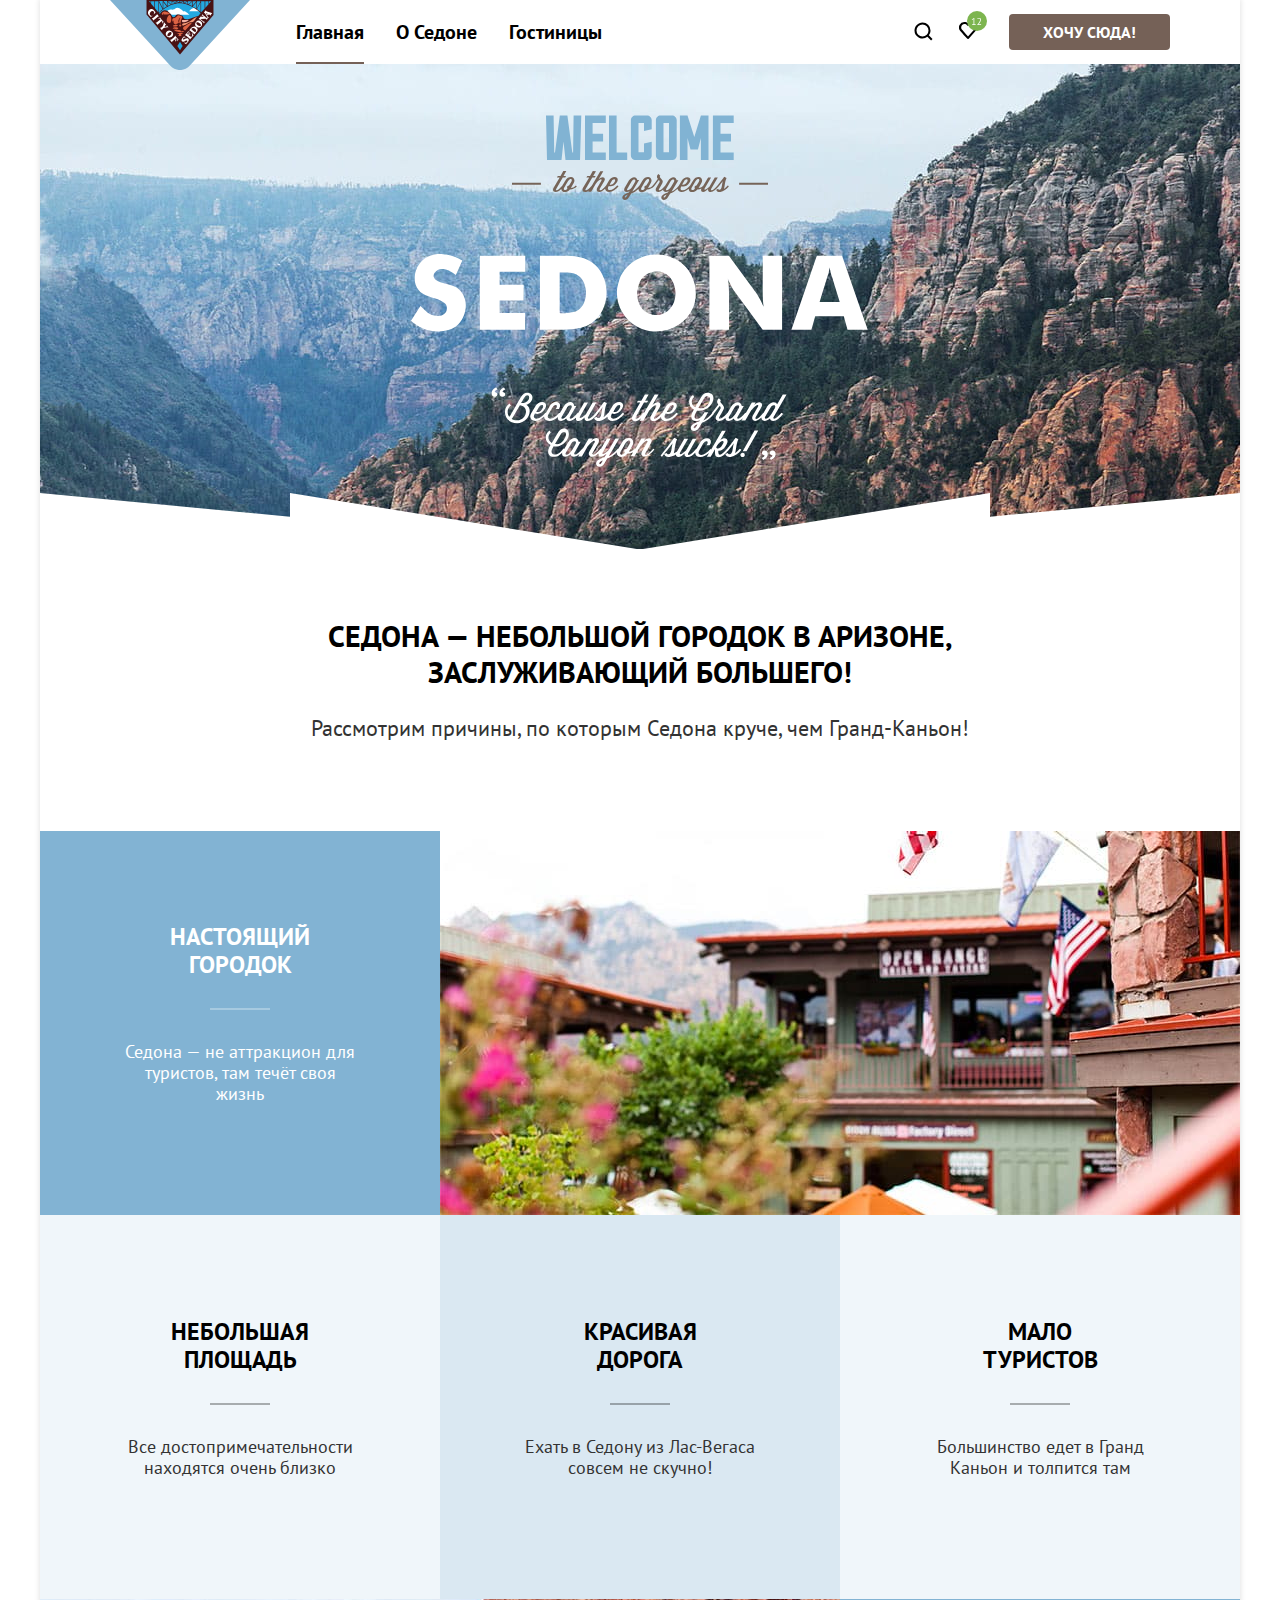
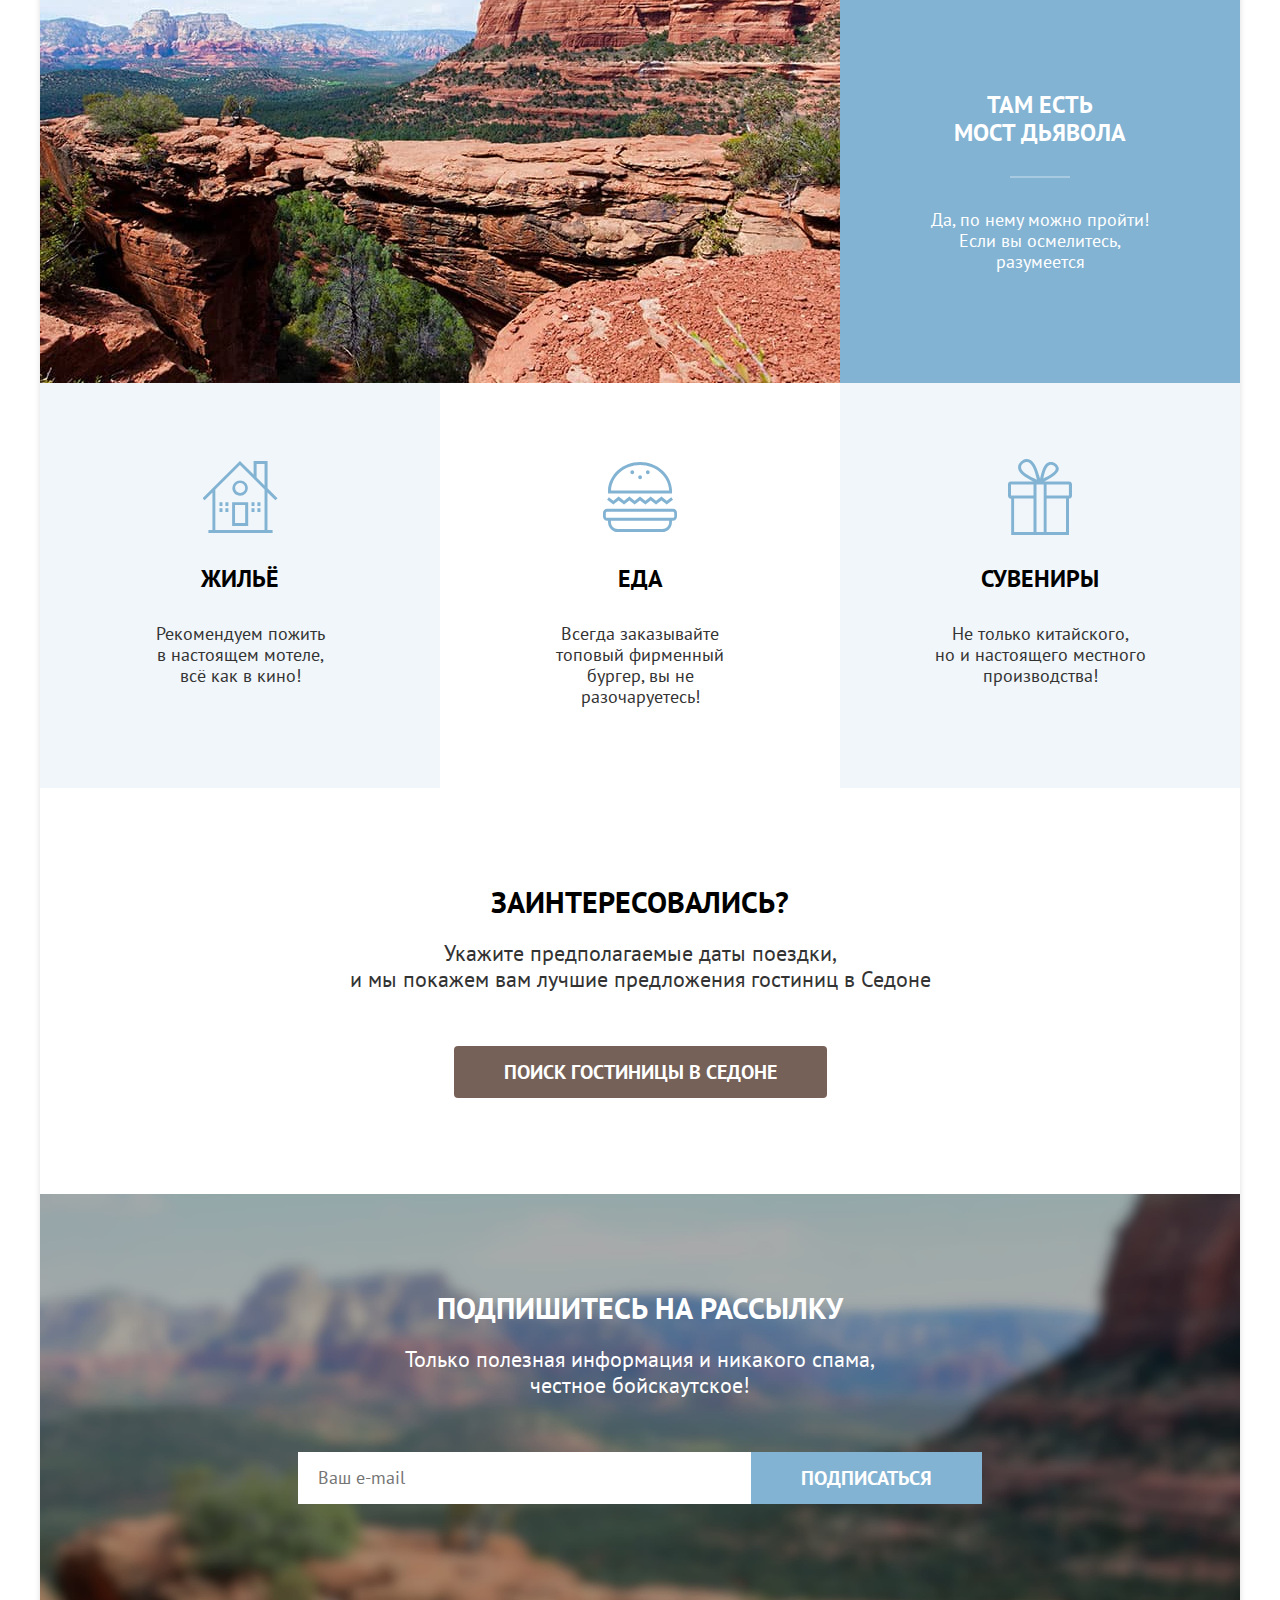
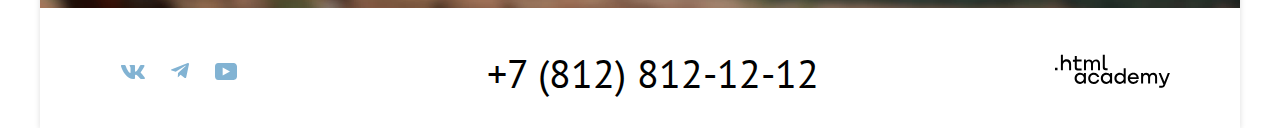
<file: index.html>
<!DOCTYPE html>
<html lang="ru">
    <head>
        <meta charset="utf-8">
        <title>HTML Academy: Седона</title>
        <link rel="stylesheet" href="styles/styles.css">
        <link rel="icon" href="favicon.ico">
        <link rel="icon" type="image/png" href="images/favicon.png">
    </head>

<body>
    <header class="page-header">
        <nav class="navigation">
          <a href="index.html" class="logo">
                <img src="images/logo.svg" width="140" height="70" alt="Логотип сайта Седона.">
          </a>
          <div class="nav-container">
          <ul class="navigation-list reset-list">
                <li class="navigation-item">
                    <a class="navigation-link navigation-link-current">Главная</a>
                </li>
                <li class="navigation-item">
                    <a href="#" class="navigation-link">О Седоне</a>
                </li>
                <li class="navigation-item">
                    <a href="catalog.html" class="navigation-link">Гостиницы</a>
                </li>
          </ul>

        <ul class="controls-list reset-list">
          <li class="controls-item">
            <a class="controls-link controls-link-search controls-icon" href="#">
              <svg class="navigation-icon" aria-hidden="true" focusable="false" width="20" height="20" viewBox="0 0 20 20" xmlns="http://www.w3.org/2000/svg">
                <path d="m18.5 17-3.7-3.67c1-1.3 1.7-2.98 1.7-4.87A8 8 0 0 0 8.5.5C4.1.5.5 4.18.5 8.56a8 8 0 0 0 12.9 6.26l3.7 3.68 1.4-1.5Zm-10-2.48a6 6 0 0 1-6-5.96 6 6 0 0 1 12 0 6 6 0 0 1-6 5.96Z" fill="#000"/>
              </svg>
              <span class="visually-hidden">Поиск</span>
            </a>
          </li>
          <li class="controls-item">
            <a class="controls-link controls-link-heart controls-icon" href="#">
              <svg class="navigation-icon" aria-hidden="true" focusable="false" width="20" height="20" viewBox="0 0 20 20" xmlns="http://www.w3.org/2000/svg">
                <path d="M8.9 17a.9.9 0 0 1-.8-.4c-5.4-6.1-6.7-7.5-7-7.9A5.4 5.4 0 0 1 5.5 0C6.8 0 8 .5 9 1.3a5.46 5.46 0 0 1 9 4.1c0 1.3-.5 2.5-1.3 3.4l-7 7.9c-.2.2-.4.3-.8.3Zm-6-9.5c.3.4 3.5 4 6.1 6.9l6.2-7c.5-.5.7-1.2.7-2 0-1.8-1.5-3.3-3.3-3.3-1 0-2 .5-2.7 1.3-.3.3-.6.4-.9.4-.3 0-.6-.2-.8-.4-.7-.8-1.7-1.3-2.7-1.3-1.8 0-3.3 1.5-3.3 3.3-.1.9.3 1.6.7 2.1-.1 0-.1 0 0 0Z" fill="#000"/>
              </svg>
              <svg class="navigation-icon-favourite" aria-hidden="true" focusable="false" width="20" height="20" viewBox="0 0 20 20" fill="none" xmlns="http://www.w3.org/2000/svg"><rect width="20" height="20" rx="10" fill="#7DB54F"/>
                <path d="M5.13 13.26h1.4V8.42l.1-.59-.4.47-1.1.79-.38-.51 2.2-1.7h.36v6.38h1.37V14H5.13v-.74Zm8.83-4.67c0 .35-.07.72-.2 1.09a10.88 10.88 0 0 1-1.21 2.21c-.26.35-.52.69-.78 1.01l-.49.43v.04l.64-.11h2.18V14h-3.98v-.29a33.15 33.15 0 0 0 1.17-1.32 15.09 15.09 0 0 0 1.25-1.83c.18-.32.32-.64.43-.95.1-.31.16-.61.16-.89 0-.33-.1-.6-.28-.81-.19-.22-.47-.33-.85-.33-.25 0-.5.05-.74.16-.24.1-.45.22-.62.35l-.33-.57c.23-.2.51-.36.83-.47.32-.11.66-.17 1.03-.17.29 0 .54.04.76.13a1.5 1.5 0 0 1 .91.9c.08.2.12.43.12.68Z" fill="#fff"/>
              </svg>
              <span class="visually-hidden">Избранное</span>
            </a>
          </li>
          <li class="controls-item">
            <a class="controls-link button" href="#">Хочу сюда!</a>
          </li>
    </ul>
        </div>
        </nav>
    </header>

    <main class="main-index">
      <div class="hero">
      <div class="hero-container">
        <img class="hero-background-gorgeous" src="images/main-title.svg" width="458" height="352" alt="Добро пожаловать в Седону.">
      </div>
      </div>
       <section class="description ">
        <h1 class="description-title reset-title">Седона — небольшой городок в Аризоне,<br> заслуживающий большего!</h1>
        <p class="description-reasons reset-paragraph">Рассмотрим причины, по которым Седона круче, чем Гранд-Каньон!</p>
      </section>

      <section class="advantages">
        <h2 class="visually-hidden reset-title">Преимущества</h2>
        <ul class="advantages-list reset-list">
            <li class="advantages-item colored-text advantages-item-smaller">
              <h3 class="advantages-title reset-title">Настоящий городок</h3>
               <p class="advatages-description colored-text reset-paragraph">Седона — не аттракцион для туристов, там течёт своя жизнь</p>
            </li>
            <li class="advantages-item wide-element">
                <img class="advantages-image" src="images/bg-advantages1.jpg" width="800" height="384" alt="Двухэтажный котеджный домик под названием 'Open Range' на фоне гор.">
            </li>
            <li class="advantages-item line-after">
              <h3 class="advantages-title reset-title">Небольшая площадь</h3>
              <p class="advatages-description reset-paragraph">Все достопримечательности находятся очень близко</p>
            </li>
            <li class="advantages-item color-change line-after">
              <h3 class="advantages-title reset-title">Красивая<br> дорога</h3>
              <p class="advatages-description reset-paragraph">Ехать в Седону из Лас-Вегаса совсем не скучно!</p>
            </li>
            <li class="advantages-item line-after">
              <h3 class="advantages-title reset-title">Мало<br> туристов</h3>
              <p class="advatages-description reset-paragraph">Большинство едет в Гранд Каньон и толпится там</p>
            </li>
            <li class="advantages-item wide-element">
               <img class="advantages-image" src="images/bg-advantages2.jpg" width="800" height="384" alt="Прекрасный вид на каньон. Внутри которого находятся зеленые деревья.">
            </li>
            <li class="advantages-item colored-text advantages-item-smaller">
              <h3 class="advantages-title reset-title">Там есть<br> мост дьявола</h3>
              <p class="advatages-description colored-text reset-paragraph">Да, по нему можно пройти! Если вы осмелитесь, разумеется</p>
            </li>
        </ul>

        <ul class="advantages-list secondary-list reset-list">
          <li class="advantages-item advantages-item-house advantages-icons">
            <h3 class="advantages-title reset-title">Жильё</h3>
            <p class="advatages-description reset-paragraph">Рекомендуем пожить<br> в настоящем мотеле,<br> всё как в кино!</p>
          </li>
          <li class="advantages-item advantages-item-colored advantages-icon advantages-item-food">
            <h3 class="advantages-title reset-title">Еда</h3>
            <p class="advatages-description reset-paragraph">Всегда заказывайте<br> топовый фирменный бургер, вы не разочаруетесь!</p>
          </li>
          <li class="advantages-item advantages-item-gift advantages-icon">
            <h3 class="advantages-title reset-title">Сувениры</h3>
            <p class="advatages-description reset-paragraph">Не только китайского,<br> но и настоящего местного производства!</p>
          </li>
        </ul>
      </section>

      <section class="interested">
        <h2 class="interested-title reset-title">Заинтересовались?</h2>
        <p class="interested-description">Укажите предполагаемые даты поездки,<br> и мы покажем вам лучшие предложения гостиниц в Седоне</p>
        <a class="button interested-search" href="catalog.html" >Поиск гостиницы в Седоне</a>
      </section>

      <section class="subscription">
        <h2 class="subscription-title reset-title">Подпишитесь на рассылку</h2>
        <p class="subscription-description reset-paragraph">Только полезная информация и никакого спама,<br> честное бойскаутское!</p>
        <form class="subscription-form" action="https://echo.htmlacademy.ru/" method="post">
            <label class="visually-hidden" for="newsletter-email">Email</label>
            <input class="field reset-input" placeholder="Ваш e-mail" type="email" name="newsletter-email" id="newsletter-email" required>
            <input class="subscribe-button reset-input" type="submit" value="Подписаться">
        </form>
      </section>
    </main>

    <footer class="page-footer footer-container">
        <section class="footer-socials">
          <h2 class="visually-hidden reset-title">Социальные сети</h2>
          <ul class="footer-socials-list reset-list">
              <li class="footer-socials-item">
                  <a href="https://vk.com/htmlacademy" class="button-socials button-vk">
                  <span class="visually-hidden">Вконтакте</span>
                  <svg class="socials-icon" aria-hidden="true" focusable="false" xmlns="http://www.w3.org/2000/svg" width="24" height="14" fill="none" viewBox="0 0 24 14">
                  <path fill-rule="evenodd" d="M23.45.948c.166-.546 0-.948-.795-.948H20.03c-.668 0-.976.347-1.143.73 0 0-1.335 3.196-3.226 5.272-.612.602-.89.793-1.224.793-.167 0-.418-.191-.418-.738V.948c0-.656-.184-.948-.74-.948H9.151c-.417 0-.668.304-.668.593 0 .621.946.765 1.043 2.513v3.798c0 .833-.153.984-.487.984-.89 0-3.055-3.211-4.34-6.885C4.45.288 4.198 0 3.527 0H.9C.15 0 0 .347 0 .73c0 .682.89 4.07 4.145 8.551C6.315 12.341 9.37 14 12.153 14c1.669 0 1.875-.368 1.875-1.003v-2.313c0-.737.158-.884.687-.884.39 0 1.057.192 2.615 1.667C19.11 13.216 19.403 14 20.405 14h2.625c.75 0 1.126-.368.91-1.096-.238-.724-1.088-1.775-2.215-3.022-.612-.71-1.53-1.475-1.809-1.858-.389-.491-.278-.71 0-1.147 0 0 3.2-4.426 3.533-5.929h.001Z" clip-rule="evenodd"/></svg>
                  </a>
              </li>
              <li class="footer-socials-item">
                  <a href="https://t.me/htmlacademy" class="button-socials button-telegram">
                    <svg class="socials-icon" aria-hidden="true" focusable="false" xmlns="http://www.w3.org/2000/svg" width="18" height="16" fill="none" viewBox="0 0 18 16">
                      <path d="M16.785.1.84 6.247C-.248 6.685-.24 7.292.64 7.563L4.735 8.84l9.472-5.976c.448-.273.857-.126.52.172L7.053 9.962H7.05h.002l-.283 4.22c.414 0 .597-.19.829-.413l1.988-1.934 4.136 3.055c.762.42 1.31.204 1.5-.706L17.938 1.39c.278-1.114-.425-1.619-1.153-1.29Z"/></svg>
                    <span class="visually-hidden">Телеграм</span>
                  </a>
              </li>
              <li class="footer-socials-item">
                  <a href="https://www.youtube.com/user/htmlacademyru" class="button-socials button-youtube">
                    <svg class="socials-icon" aria-hidden="true" focusable="false" xmlns="http://www.w3.org/2000/svg" width="22" height="17" fill="none" viewBox="0 0 22 17">
                      <path d="M18.607 0H3.174C1.314 0 0 1.594 0 3.4v10.094C0 15.406 1.313 17 3.174 17h15.652C20.468 17 22 15.406 22 13.6V3.4C21.781 1.594 20.468 0 18.607 0ZM7.662 12.537V4.463L14.995 8.5l-7.333 4.037Z"/></svg>
                    <span class="visually-hidden">Ютуб</span>
                  </a>
              </li>
          </ul>
        </section>

        <section class="footer-contacts">
          <h2 class="visually-hidden reset-title">Наш номер телефона</h2>
          <a class="footer-contacts-phone" href="tel:+78128121212">+7 (812) 812-12-12</a>
        </section>

        <section class="footer-author">
          <h2 class="visually-hidden reset-title">Сайт htmlacademy</h2>
          <a class="htmlacademy-link" href="https://htmlacademy.ru/">
            <svg class="htmlacademy-logo" aria-hidden="true" focusable="false" xmlns="http://www.w3.org/2000/svg" width="115" height="34" fill="none" viewBox="0 0 115 34" role="img" aria-label="Адрес сайта академии">
              <path d="M0 13.723v2.6h2.5v-2.6H0ZM11.6 5.323c-1.6 0-2.8.7-3.6 1.7h-.1v-6.2h-2v15.5h2v-5.3c0-2.1 1.3-3.6 3.3-3.6 1.8 0 2.9 1.4 2.9 3.2v5.7h2v-6.1c.1-3-1.8-4.9-4.5-4.9ZM26.6 5.623h-4.8v-3.7h-2v3.8h-1.9v2h1.9v6c0 1.7 1 2.7 2.7 2.7h4.1v-2h-3.7c-.7 0-1.1-.4-1.1-1.1v-5.7h4.8v-2ZM41.1 5.423c-1.6 0-2.9.8-3.5 2.1h-.1c-.6-1.2-1.8-2.1-3.4-2.1-1.4 0-2.5.8-3.1 1.8h-.1v-1.6H29v10.6h2v-5.4c0-2 1-3.5 2.6-3.5 1.5 0 2.4 1 2.4 2.6v6.3h2v-5.6c0-2.4 1.4-3.3 2.6-3.3 1.5 0 2.4 1 2.4 2.6v6.3h2v-6.5c.1-2.5-1.4-4.3-3.9-4.3ZM47.8 13.523c0 1.7 1 2.7 2.8 2.7h2v-2h-1.7c-.7 0-1.1-.4-1.1-1.1V.823h-2v12.7ZM28.9 20.523c-.9-1.1-2.2-1.8-3.9-1.8-3.1 0-5.4 2.3-5.4 5.6s2.3 5.6 5.4 5.6c1.8 0 3-.8 3.8-1.9h.1v1.6h2v-10.6h-2v1.5Zm-3.6 7.4c-2.2 0-3.6-1.6-3.6-3.6s1.4-3.6 3.6-3.6 3.6 1.6 3.6 3.6c0 1.9-1.4 3.6-3.6 3.6ZM44.2 22.823c-.5-2.4-2.6-4.1-5.4-4.1-3.4 0-5.6 2.5-5.6 5.6 0 3.1 2.2 5.6 5.6 5.6 2.8 0 4.9-1.8 5.4-4.2h-2.1c-.4 1.3-1.7 2.3-3.3 2.3-2.2 0-3.6-1.6-3.6-3.6s1.4-3.6 3.6-3.6c1.6 0 2.8 1 3.3 2.2h2.1v-.2ZM55.1 20.523c-.9-1.1-2.2-1.8-3.9-1.8-3.1 0-5.4 2.3-5.4 5.6s2.3 5.6 5.4 5.6c1.8 0 3-.8 3.8-1.9h.1v1.6h2v-10.6h-2v1.5Zm-3.6 7.4c-2.2 0-3.6-1.6-3.6-3.6s1.4-3.6 3.6-3.6 3.6 1.6 3.6 3.6c0 1.9-1.5 3.6-3.6 3.6ZM68.7 20.623c-.9-1.1-2.2-1.9-3.9-1.9-3.1 0-5.4 2.3-5.4 5.6s2.2 5.6 5.4 5.6c1.7 0 3-.8 3.8-1.8h.1v1.5h2v-15.4h-2v6.4Zm-3.6 7.3c-2.2 0-3.6-1.6-3.6-3.6s1.4-3.6 3.6-3.6 3.6 1.6 3.6 3.6c-.1 2-1.5 3.6-3.6 3.6ZM78.3 18.723c-3.3 0-5.5 2.5-5.5 5.6 0 3 2.1 5.6 5.5 5.6 2.5 0 4.5-1.3 5.2-3.6h-2.1c-.5 1-1.6 1.6-3 1.6-1.9 0-3.3-1.3-3.4-2.9h8.8c.2-3.6-2-6.3-5.5-6.3Zm0 1.9c1.7 0 3 1 3.3 2.6h-6.5c.3-1.5 1.5-2.6 3.2-2.6ZM98.2 18.723c-1.6 0-2.9.8-3.6 2h-.1c-.6-1.2-1.8-2-3.4-2-1.4 0-2.5.7-3.1 1.8v-1.5h-1.9v10.6h2v-5.4c0-2 1-3.4 2.6-3.5 1.5 0 2.4 1 2.4 2.6v6.3h2v-5.6c0-2.4 1.4-3.3 2.6-3.3 1.5 0 2.4 1 2.4 2.6v6.3h2v-6.5c.1-2.6-1.4-4.4-3.9-4.4ZM109.4 27.823l-3.6-8.9h-2.2l4.8 11.6c-.3.9-.7 1.2-1.7 1.2h-2.5v2h2.5c1.8 0 2.8-.8 3.5-2.6l4.7-12.2h-2.1l-3.4 8.9Z"/></svg>
          </a>
        </section>
    </footer>

    <div class="modal-container modal-container-close">
      <div class="modal modal-search">
        <section class="modal-content">
          <button class="modal-close-button">
            <span class="visually-hidden">Закрыть</span>
          </button>
          <h2 class="modal-title reset-title">Поиск гостиницы в Седоне</h2>
          <form
            class="search-form"
            action="https://echo.htmlacademy.ru/"
            method="post"
          >
            <div class="form-row">
              <label class="form-label" for="start-date"> Дата Заезда: </label>
              <input
                class="modal-input modal-input-date"
                type="text"
                name="start-date"
                id="start-date"
                placeholder=""
                value="27 апреля 2020"
              />
              <p class="message error-message reset-paragraph">
                Мы не можем отправить вас в прошлое.
              </p>
            </div>
            <div class="form-row">
              <label class="form-label" for="end-date"> Дата Выезда: </label>
              <input
                class="modal-input modal-input-date"
                type="text"
                name="end-date"
                id="end-date"
                placeholder=""
                value="1 сентября 2023"
              />
              <p class="message reset-paragraph">
                На эти даты есть свободные номера. Пока есть.
              </p>
            </div>

            <div class="form-row with-shorts">
              <div class="form-row shorts">
                <label class="form-label" for="adults">Взрослые:</label>
                <div class="adults-count-wrapper">
                  <button class="button-minus" type="button"></button>
                  <input
                    class="modal-input count-adults reset-input"
                    type="text"
                    value="2"
                    id="adults"
                  />
                  <button class="button-plus" type="button"></button>
               </div>
              </div>

              <div class="form-row">
                <label class="form-label" for="children">Дети:</label>
                <span class="tooltip">
                  <button class="tooltip-toggle" type="button" aria-labelledby="tooltip-label-children">
                    <svg class="tooltip-icon" aria-hidden="true" focusable="false" width="26" height="26" fill="currentColor" xmlns="http://www.w3.org/2000/svg">
                      <path fill-rule="evenodd" clip-rule="evenodd" d="M12 7h2v2h-2V7Zm2 12h-2v-9h2v9Z"/>
                    </svg>
                  </button>
                  <span class="tooltip-text" role="tooltip" id="tooltip-label-children">Укажите количество детей, которые будут с вами, возраст которых от 6 до 18 лет. Дети до 6 лет размещаются бесплатно.</span>
                </span>
               <div class="children-count-wrapper">
                 <button class="button-minus" type="button"></button>
                 <input
                 class="modal-input count-children reset-input"
                 type="text"
                 value="2"
                 id="children"
                 />
                 <button class="button-plus" type="button"></button>
                </div>
              </div>
            </div>
            <button class="modal-button" type="submit">Найти</button>
          </form>
        </section>
      </div>
    </div>
</body>
</html>
</file>
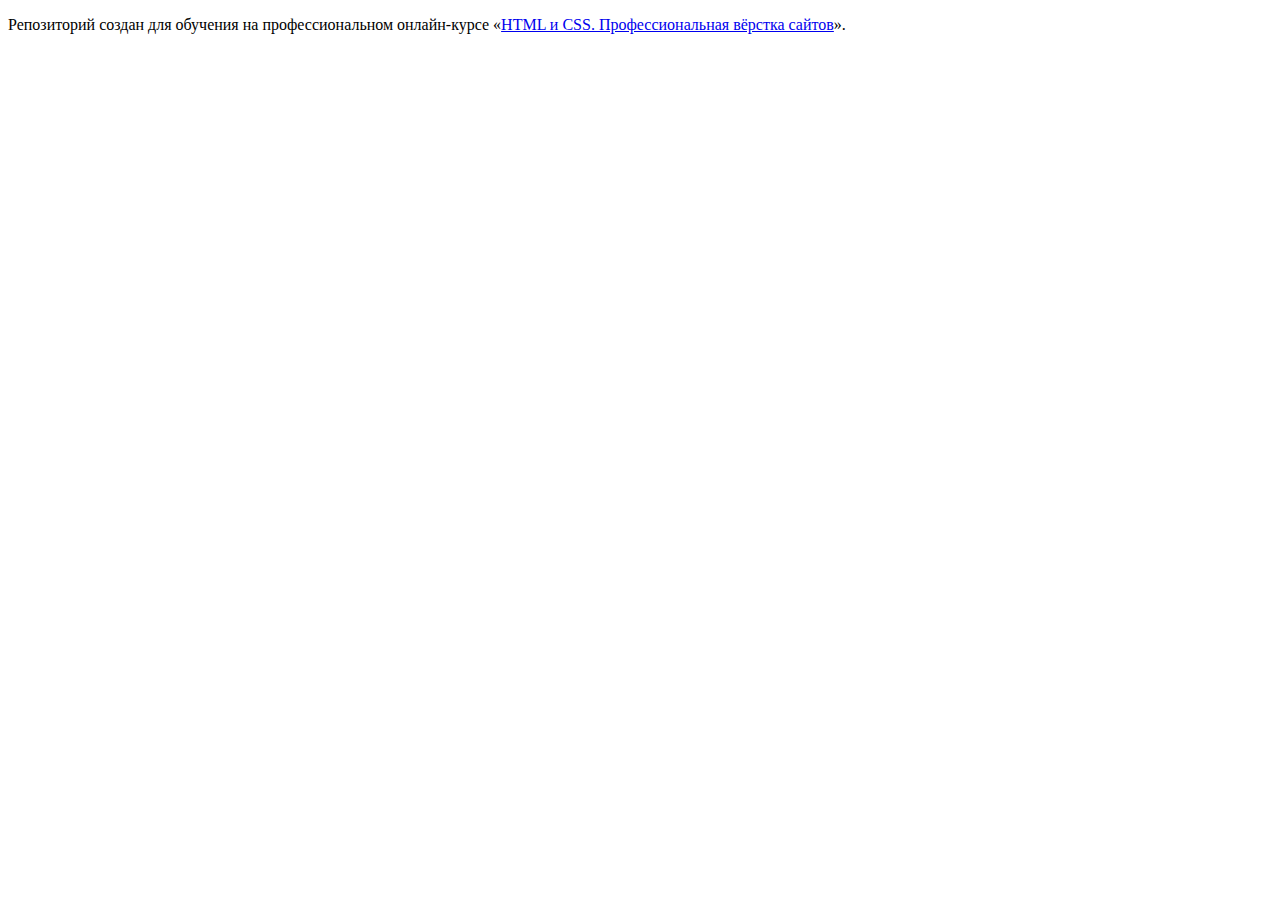
<file: 1/index.html>
<!DOCTYPE html>
<html lang="ru">
  <head>
    <meta charset="utf-8">
    <title>HTML Academy: Седона</title>
    <base href="https://htmlacademy-htmlcss.github.io/2150705-sedona-35/1/">
</head>
  <body>

    <p>Репозиторий создан для обучения на профессиональном онлайн‑курсе «<a href="https://htmlacademy.ru/intensive/htmlcss">HTML и CSS. Профессиональная вёрстка сайтов</a>».</p>

  </body>
</html>
</file>
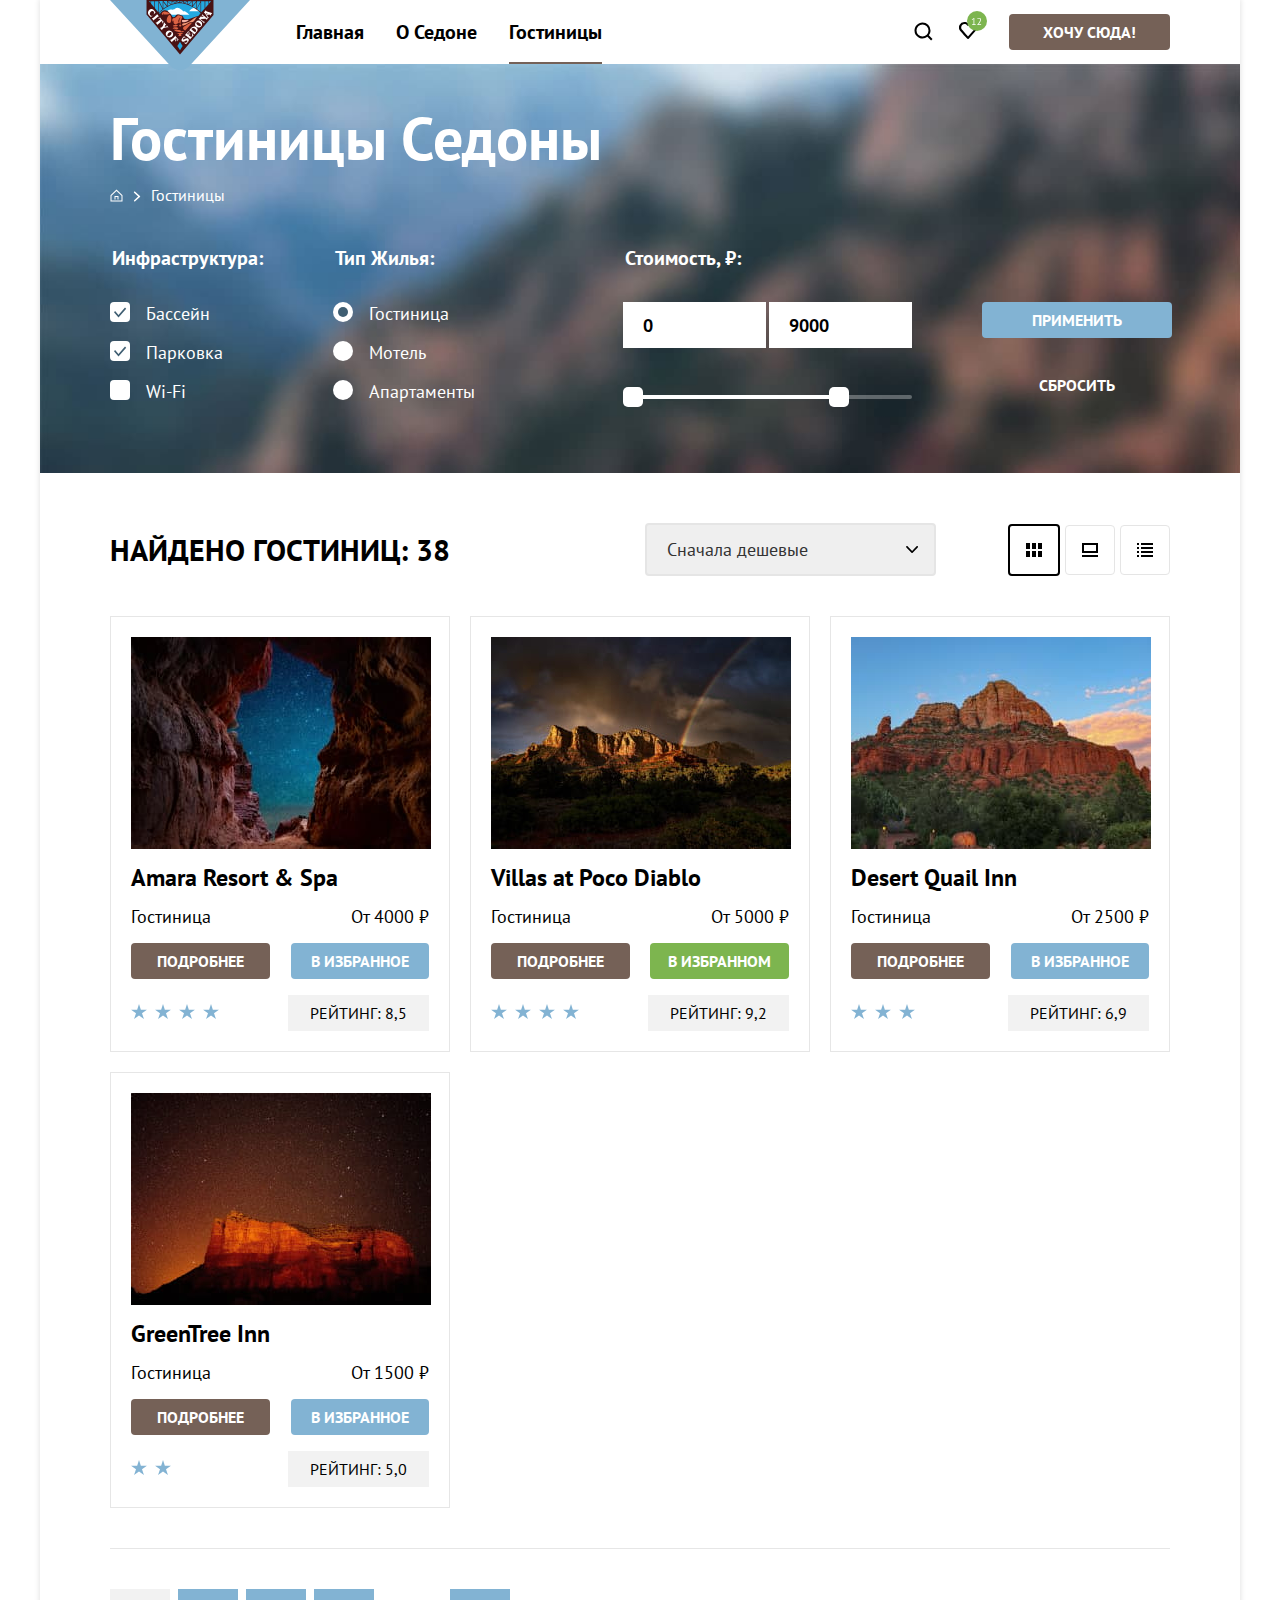
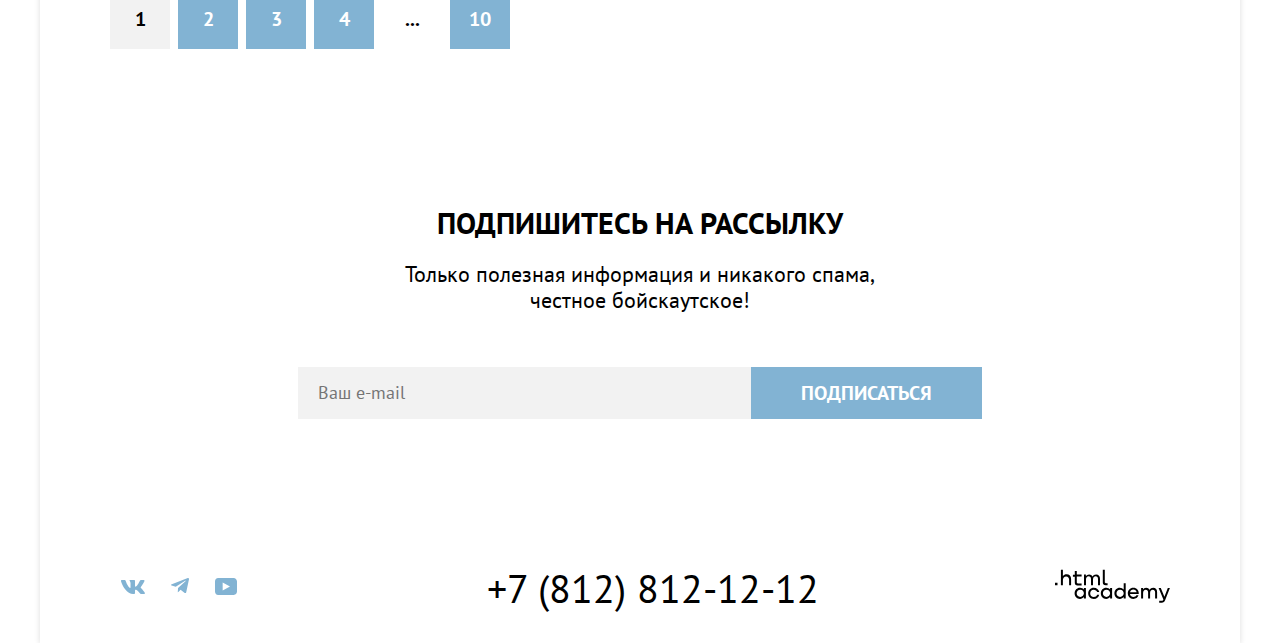
<file: catalog.html>
<!DOCTYPE html>
<html lang="ru">
    <head>
        <meta charset="utf-8">
        <title>HTML Academy: Седона</title>
        <link rel="stylesheet" href="styles/styles.css">
        <link rel="icon" href="favicon.ico">
        <link rel="icon" type="image/png" href="images/favicon.png">
    </head>

<body>
  <header class="page-header">
    <nav class="navigation">
      <a href="index.html" class="logo">
        <img src="images/logo.svg" width="140" height="70" alt="Логотип сайта Седона.">
      </a>
  <div class="nav-container">
    <ul class="navigation-list reset-list">
        <li class="navigation-item">
            <a href="index.html" class="navigation-link">Главная</a>
        </li>
        <li class="navigation-item">
            <a href="#" class="navigation-link">О Седоне</a>
        </li>
        <li class="navigation-item">
            <a class="navigation-link navigation-link-current">Гостиницы</a>
        </li>
    </ul>

        <ul class="controls-list reset-list">
          <li class="controls-item">
            <a class="controls-link controls-link-search controls-icon" href="#">
              <svg class="navigation-icon" aria-hidden="true" focusable="false" width="20" height="20" viewBox="0 0 20 20" xmlns="http://www.w3.org/2000/svg">
                <path d="m18.5 17-3.7-3.67c1-1.3 1.7-2.98 1.7-4.87A8 8 0 0 0 8.5.5C4.1.5.5 4.18.5 8.56a8 8 0 0 0 12.9 6.26l3.7 3.68 1.4-1.5Zm-10-2.48a6 6 0 0 1-6-5.96 6 6 0 0 1 12 0 6 6 0 0 1-6 5.96Z" fill="#000"/>
            </svg>
              <span class="visually-hidden">Поиск</span>
            </a>
          </li>
          <li class="controls-item">
            <a class="controls-link controls-link-heart controls-icon" href="#">
              <svg class="navigation-icon" aria-hidden="true" focusable="false" width="20" height="20" viewBox="0 0 20 20" xmlns="http://www.w3.org/2000/svg">
                <path d="M8.9 17a.9.9 0 0 1-.8-.4c-5.4-6.1-6.7-7.5-7-7.9A5.4 5.4 0 0 1 5.5 0C6.8 0 8 .5 9 1.3a5.46 5.46 0 0 1 9 4.1c0 1.3-.5 2.5-1.3 3.4l-7 7.9c-.2.2-.4.3-.8.3Zm-6-9.5c.3.4 3.5 4 6.1 6.9l6.2-7c.5-.5.7-1.2.7-2 0-1.8-1.5-3.3-3.3-3.3-1 0-2 .5-2.7 1.3-.3.3-.6.4-.9.4-.3 0-.6-.2-.8-.4-.7-.8-1.7-1.3-2.7-1.3-1.8 0-3.3 1.5-3.3 3.3-.1.9.3 1.6.7 2.1-.1 0-.1 0 0 0Z" fill="#000"/>
              </svg>
              <svg class="navigation-icon-favourite" aria-hidden="true" focusable="false" width="20" height="20" viewBox="0 0 20 20" fill="none" xmlns="http://www.w3.org/2000/svg"><rect width="20" height="20" rx="10" fill="#7DB54F"/>
                <path d="M5.13 13.26h1.4V8.42l.1-.59-.4.47-1.1.79-.38-.51 2.2-1.7h.36v6.38h1.37V14H5.13v-.74Zm8.83-4.67c0 .35-.07.72-.2 1.09a10.88 10.88 0 0 1-1.21 2.21c-.26.35-.52.69-.78 1.01l-.49.43v.04l.64-.11h2.18V14h-3.98v-.29a33.15 33.15 0 0 0 1.17-1.32 15.09 15.09 0 0 0 1.25-1.83c.18-.32.32-.64.43-.95.1-.31.16-.61.16-.89 0-.33-.1-.6-.28-.81-.19-.22-.47-.33-.85-.33-.25 0-.5.05-.74.16-.24.1-.45.22-.62.35l-.33-.57c.23-.2.51-.36.83-.47.32-.11.66-.17 1.03-.17.29 0 .54.04.76.13a1.5 1.5 0 0 1 .91.9c.08.2.12.43.12.68Z" fill="#fff"/>
              </svg>
              <span class="visually-hidden">Избранное</span>
            </a>
          </li>
          <li class="controls-item">
            <a class="controls-link button" href="#">Хочу сюда!</a>
          </li>
      </ul>
    </div>
  </nav>
</header>


    <main class="inner">
        <section class="inner-catalog">
            <h1 class="inner-catalog-title reset-title">Гостиницы Седоны</h1>
            <ul class="breadcrumbs-list reset-list">
                <li class="breadcrumbs-item">
                    <a class="breadcrumbs-link" href="index.html">
                    <span class="visually-hidden">Главная</span>
                    </a>
                </li>
                <li class="breadcrumbs-item">
                    <a class="breadcrumbs-link">Гостиницы</a>
                </li>
            </ul>
              <form class="catalog-filter" action="https://echo.htmlacademy.ru/" method="post">
                <div class="filter-container">
                  <div class="flex-container">
                    <fieldset class="catalog-filter-group checkbox-group">
                        <legend class="catalog-filter-title">Инфраструктура:</legend>
                        <label class="control-caption">
                            <input class="control-input visually-hidden reset-input" type=checkbox name="swimming-pool" id="swimming-pool" checked >
                            <span class="control-mark"></span>
                            <span class="control-label">Бассейн</span>
                        </label>
                        <label class="control-caption">
                            <input class="control-input visually-hidden reset-input" type="checkbox" name="parking" id="parking" checked>
                            <span class="control-mark"></span>
                            <span class="control-label">Парковка</span>
                        </label>
                        <label class="control-caption">
                            <input class="control-input visually-hidden reset-input" type="checkbox" name="wi-fi" id="wi-fi">
                            <span class="control-mark"></span>
                            <span class="control-label">Wi-Fi</span>
                        </label>
                    </fieldset >

                    <fieldset class="catalog-filter-group radio-group">
                        <legend class="catalog-filter-title">Тип Жилья:</legend>
                        <label class="control-caption">
                            <input class="control-input visually-hidden reset-input" type="radio" name="product-group" value="hotel" id="hotel"  checked>
                            <span class="control-mark"></span>
                            <span class="control-label">Гостиница</span>
                        </label>
                        <label class="control-caption">
                            <input class="control-input visually-hidden reset-input" type="radio" name="product-group" value="motel" id="motel" >
                            <span class="control-mark"></span>
                            <span class="control-label">Мотель</span>
                        </label>
                        <label class="control-caption">
                            <input class="control-input visually-hidden reset-input" type="radio" name="product-group" value="apartments" id="apartments" >
                            <span class="control-mark"></span>
                            <span class="control-label">Апартаменты</span>
                        </label>
                    </fieldset >
                  </div>
                  <fieldset class="catalog-filter-group input-range-group">
                      <legend class="catalog-filter-title">Стоимость, ₽:</legend>
                      <div class="filter-wrapper range">
                      <label class="control control-minprice visually-hidden" for="min-price">
                        Цена от
                      </label>
                        <input class="control-input reset-input" type="text" placeholder="от" value="0" name="min-price" id="min-price">
                      <label class="control control-maxprice visually-hidden" for="max-price">
                        Цена до
                      </label>
                          <input class="control-input reset-input" type="text" placeholder="до" value="9000" name="max-price" id="max-price">
                          <div class="range-scale">
                            <div class="range-bar">
                              <button class="range-toggle toggle-min" type="button">
                              </button>
                              <button class="range-toggle toggle-max" type="button">
                              </button>
                            </div>
                          </div>
                      </div>
                      <div class="filter-input-wrapper">
                          <input class="control-input button-blue reset-input" type="submit" value="Применить">
                          <input class="control-input control-reset reset-input" type="reset" value="Сбросить">
                      </div>
                  </fieldset >
                </div>
              </form>

        </section>

        <section class="inner-hotels">
          <div class="sorting-container">
            <h2 class="inner-hotels-title reset-title">Найдено гостиниц: <span class="hotels-counter">38</span></h2>
            <select class="control-select" name="select-control" id="select-control" aria-label="Сортировка">
                <option value="cheap">Сначала дешевые</option>
                <option value="expensive">Сначала дорогие</option>
                <option value="popular">Сначала популярные</option>
            </select>

            <ul class="sorting-icons-list reset-list">
                <li class="sorting-icons-item">
                    <a class="sorting-icons-btn sorting-icons-tile current-icon">
                    <span class="visually-hidden">Отображение плиткой</span>
                    </a>
                </li>
                <li class="sorting-icons-item">
                    <a class="sorting-icons-btn sorting-icons-largeicon">
                    <span class="visually-hidden">Отображение крупные значки</span>
                    </a>
                </li>
                <li class="sorting-icons-item">
                    <a class="sorting-icons-btn sorting-icons-listed">
                    <span class="visually-hidden">Отображение списком</span>
                    </a>
                </li>
            </ul>
          </div>
            <ul class="hotels-list reset-list">
                <li class="hotels-item">
                    <img class="hotels-item-image" src="images/catalog/hotel-1.jpg" width="300" height="212" alt="Ущелье, с красивым звездным небом.">
                    <h3 class="hotels-title reset-title">Amara Resort & Spa</h3>
                    <div class="hotels-wrapper">
                    <div class="hotels-container">
                      <p class="hotels-type reset-paragraph">Гостиница</p>
                      <span class="hotels-price">От 4000 ₽</span>
                    </div>
                    <div class="hotels-container">
                      <a class="product-button" href="#">Подробнее</a>
                      <button class="hotels-button" type="button">В избранное</button>
                    </div>
                    <div class="hotels-container">
                      <span class="hotels-stars four-stars"></span>
                      <span class="hotels-rating">Рейтинг: 8,5</span>
                    </div>
                  </div>
                </li>
                <li class="hotels-item">
                    <img class="hotels-item-image" src="images/catalog/hotel-2.jpg" width="300" height="212" alt="Небольшой лес, вдали видна радуга на фоне скалистых гор.">
                    <h3 class="hotels-title reset-title">Villas at Poco Diablo</h3>
                    <div class="hotels-wrapper">
                    <div class="hotels-container">
                      <p class="hotels-type reset-paragraph">Гостиница</p>
                      <span class="hotels-price">От 5000 ₽</span>
                    </div>
                    <div class="hotels-container">
                      <a class="product-button" href="#">Подробнее</a>
                      <button class="hotels-button favorites" type="button">В избранном</button>
                    </div>
                    <div class="hotels-container">
                      <span class="hotels-stars four-stars"></span>
                      <span class="hotels-rating">Рейтинг: 9,2</span>
                    </div>
                  </div>
                </li>
                <li class="hotels-item">
                    <img class="hotels-item-image" src="images/catalog/hotel-3.jpg" width="300" height="212" alt="Пустынная местность с деревьями и горами.">
                    <h3 class="hotels-title reset-title">Desert Quail Inn</h3>
                    <div class="hotels-wrapper">
                    <div class="hotels-container">
                      <p class="hotels-type reset-paragraph">Гостиница</p>
                      <span class="hotels-price">От 2500 ₽</span>
                    </div>
                    <div class="hotels-container">
                      <a class="product-button" href="#">Подробнее</a>
                      <button class="hotels-button" type="button">В избранное</button>
                    </div>
                    <div class="hotels-container">
                      <span class="hotels-stars three-stars"></span>
                      <span class="hotels-rating">Рейтинг: 6,9</span>
                    </div>
                  </div>
                </li>
                <li class="hotels-item">
                    <img class="hotels-item-image" src="images/catalog/hotel-4.jpg" width="300" height="212" alt="Плато на фоне темного звездного неба.">
                    <h3 class="hotels-title reset-title">GreenTree Inn</h3>
                    <div class="hotels-wrapper">
                    <div class="hotels-container">
                      <p class="hotels-type reset-paragraph">Гостиница</p>
                      <span class="hotels-price">От 1500 ₽</span>
                    </div>
                    <div class="hotels-container">
                      <a class="product-button" href="#">Подробнее</a>
                      <button class="hotels-button" type="button">В избранное</button>
                    </div>
                    <div class="hotels-container">
                      <span class="hotels-stars two-stars"></span>
                      <span class="hotels-rating">Рейтинг: 5,0</span>
                    </div>
                  </div>
                </li>
            </ul>

            <ul class="pagination-list reset-list">
                <li class="pagination-item pagination-item-current">
                  <a class="pagination-link">1</a>
                </li>
                <li class="pagination-item">
                  <a class="pagination-link" href="#">2</a>
                </li>
                <li class="pagination-item">
                  <a class="pagination-link" href="#">3</a>
                </li>
                <li class="pagination-item">
                  <a class="pagination-link" href="#">4</a>
                </li>
                <li class="pagination-item">
                  <a class="pagination-link pagination-dots">...</a>
                </li>
                <li class="pagination-item">
                  <a class="pagination-link" href="#">10</a>
                </li>


            </ul>

            <section class="subscription catalog">
                <h2 class="subscription-title black-text reset-title">Подпишитесь на рассылку</h2>
                <p class="subscription-description black-text reset-paragraph">Только полезная информация и никакого спама,<br> честное бойскаутское!</p>
                <form class="subscription-form" action="https://echo.htmlacademy.ru/" method="post">
                    <label class="visually-hidden" for="newsletter-email">Email</label>
                    <input class="field input-email reset-input" placeholder="Ваш e-mail" type="email" name="newsletter-email" id="newsletter-email" required>
                    <input class="subscribe-button reset-input" type="submit" value="Подписаться">
                </form>
              </section>
        </section>
    </main>

    <footer class="page-footer footer-container">
        <section class="footer-socials">
          <h2 class="visually-hidden">Социальные сети</h2>
          <ul class="footer-socials-list reset-list">
            <li class="footer-socials-item">
                <a href="https://vk.com/htmlacademy" class="button-socials button-vk">
                <span class="visually-hidden">Вконтакте</span>
                <svg class="socials-icon" aria-hidden="true" focusable="false" xmlns="http://www.w3.org/2000/svg" width="24" height="14" fill="none" viewBox="0 0 24 14">
                <path fill-rule="evenodd" d="M23.45.948c.166-.546 0-.948-.795-.948H20.03c-.668 0-.976.347-1.143.73 0 0-1.335 3.196-3.226 5.272-.612.602-.89.793-1.224.793-.167 0-.418-.191-.418-.738V.948c0-.656-.184-.948-.74-.948H9.151c-.417 0-.668.304-.668.593 0 .621.946.765 1.043 2.513v3.798c0 .833-.153.984-.487.984-.89 0-3.055-3.211-4.34-6.885C4.45.288 4.198 0 3.527 0H.9C.15 0 0 .347 0 .73c0 .682.89 4.07 4.145 8.551C6.315 12.341 9.37 14 12.153 14c1.669 0 1.875-.368 1.875-1.003v-2.313c0-.737.158-.884.687-.884.39 0 1.057.192 2.615 1.667C19.11 13.216 19.403 14 20.405 14h2.625c.75 0 1.126-.368.91-1.096-.238-.724-1.088-1.775-2.215-3.022-.612-.71-1.53-1.475-1.809-1.858-.389-.491-.278-.71 0-1.147 0 0 3.2-4.426 3.533-5.929h.001Z" clip-rule="evenodd"/></svg>
                </a>
            </li>
            <li class="footer-socials-item">
                <a href="https://t.me/htmlacademy" class="button-socials button-telegram">
                  <svg class="socials-icon" aria-hidden="true" focusable="false" xmlns="http://www.w3.org/2000/svg" width="18" height="16" fill="none" viewBox="0 0 18 16">
                    <path d="M16.785.1.84 6.247C-.248 6.685-.24 7.292.64 7.563L4.735 8.84l9.472-5.976c.448-.273.857-.126.52.172L7.053 9.962H7.05h.002l-.283 4.22c.414 0 .597-.19.829-.413l1.988-1.934 4.136 3.055c.762.42 1.31.204 1.5-.706L17.938 1.39c.278-1.114-.425-1.619-1.153-1.29Z"/></svg>
                  <span class="visually-hidden">Телеграм</span>
                </a>
            </li>
            <li class="footer-socials-item">
                <a href="https://www.youtube.com/user/htmlacademyru" class="button-socials button-youtube">
                  <svg class="socials-icon" aria-hidden="true" focusable="false" xmlns="http://www.w3.org/2000/svg" width="22" height="17" fill="none" viewBox="0 0 22 17">
                    <path d="M18.607 0H3.174C1.314 0 0 1.594 0 3.4v10.094C0 15.406 1.313 17 3.174 17h15.652C20.468 17 22 15.406 22 13.6V3.4C21.781 1.594 20.468 0 18.607 0ZM7.662 12.537V4.463L14.995 8.5l-7.333 4.037Z"/></svg>
                  <span class="visually-hidden">Ютуб</span>
                </a>
            </li>
        </ul>
        </section>

        <section class="footer-contacts">
          <h2 class="visually-hidden reset-title">Наш номер телефона</h2>
          <a class="footer-contacts-phone" href="tel:+78128121212">+7 (812) 812-12-12</a>
        </section>

        <section class="footer-author">
          <h2 class="visually-hidden reset-title">Сайт htmlacademy</h2>
          <a class="htmlacademy-link" href="https://htmlacademy.ru/">
            <svg class="htmlacademy-logo" aria-hidden="true" focusable="false" xmlns="http://www.w3.org/2000/svg" width="115" height="34" fill="none" viewBox="0 0 115 34" role="img" aria-label="Адрес сайта академии">
              <path d="M0 13.723v2.6h2.5v-2.6H0ZM11.6 5.323c-1.6 0-2.8.7-3.6 1.7h-.1v-6.2h-2v15.5h2v-5.3c0-2.1 1.3-3.6 3.3-3.6 1.8 0 2.9 1.4 2.9 3.2v5.7h2v-6.1c.1-3-1.8-4.9-4.5-4.9ZM26.6 5.623h-4.8v-3.7h-2v3.8h-1.9v2h1.9v6c0 1.7 1 2.7 2.7 2.7h4.1v-2h-3.7c-.7 0-1.1-.4-1.1-1.1v-5.7h4.8v-2ZM41.1 5.423c-1.6 0-2.9.8-3.5 2.1h-.1c-.6-1.2-1.8-2.1-3.4-2.1-1.4 0-2.5.8-3.1 1.8h-.1v-1.6H29v10.6h2v-5.4c0-2 1-3.5 2.6-3.5 1.5 0 2.4 1 2.4 2.6v6.3h2v-5.6c0-2.4 1.4-3.3 2.6-3.3 1.5 0 2.4 1 2.4 2.6v6.3h2v-6.5c.1-2.5-1.4-4.3-3.9-4.3ZM47.8 13.523c0 1.7 1 2.7 2.8 2.7h2v-2h-1.7c-.7 0-1.1-.4-1.1-1.1V.823h-2v12.7ZM28.9 20.523c-.9-1.1-2.2-1.8-3.9-1.8-3.1 0-5.4 2.3-5.4 5.6s2.3 5.6 5.4 5.6c1.8 0 3-.8 3.8-1.9h.1v1.6h2v-10.6h-2v1.5Zm-3.6 7.4c-2.2 0-3.6-1.6-3.6-3.6s1.4-3.6 3.6-3.6 3.6 1.6 3.6 3.6c0 1.9-1.4 3.6-3.6 3.6ZM44.2 22.823c-.5-2.4-2.6-4.1-5.4-4.1-3.4 0-5.6 2.5-5.6 5.6 0 3.1 2.2 5.6 5.6 5.6 2.8 0 4.9-1.8 5.4-4.2h-2.1c-.4 1.3-1.7 2.3-3.3 2.3-2.2 0-3.6-1.6-3.6-3.6s1.4-3.6 3.6-3.6c1.6 0 2.8 1 3.3 2.2h2.1v-.2ZM55.1 20.523c-.9-1.1-2.2-1.8-3.9-1.8-3.1 0-5.4 2.3-5.4 5.6s2.3 5.6 5.4 5.6c1.8 0 3-.8 3.8-1.9h.1v1.6h2v-10.6h-2v1.5Zm-3.6 7.4c-2.2 0-3.6-1.6-3.6-3.6s1.4-3.6 3.6-3.6 3.6 1.6 3.6 3.6c0 1.9-1.5 3.6-3.6 3.6ZM68.7 20.623c-.9-1.1-2.2-1.9-3.9-1.9-3.1 0-5.4 2.3-5.4 5.6s2.2 5.6 5.4 5.6c1.7 0 3-.8 3.8-1.8h.1v1.5h2v-15.4h-2v6.4Zm-3.6 7.3c-2.2 0-3.6-1.6-3.6-3.6s1.4-3.6 3.6-3.6 3.6 1.6 3.6 3.6c-.1 2-1.5 3.6-3.6 3.6ZM78.3 18.723c-3.3 0-5.5 2.5-5.5 5.6 0 3 2.1 5.6 5.5 5.6 2.5 0 4.5-1.3 5.2-3.6h-2.1c-.5 1-1.6 1.6-3 1.6-1.9 0-3.3-1.3-3.4-2.9h8.8c.2-3.6-2-6.3-5.5-6.3Zm0 1.9c1.7 0 3 1 3.3 2.6h-6.5c.3-1.5 1.5-2.6 3.2-2.6ZM98.2 18.723c-1.6 0-2.9.8-3.6 2h-.1c-.6-1.2-1.8-2-3.4-2-1.4 0-2.5.7-3.1 1.8v-1.5h-1.9v10.6h2v-5.4c0-2 1-3.4 2.6-3.5 1.5 0 2.4 1 2.4 2.6v6.3h2v-5.6c0-2.4 1.4-3.3 2.6-3.3 1.5 0 2.4 1 2.4 2.6v6.3h2v-6.5c.1-2.6-1.4-4.4-3.9-4.4ZM109.4 27.823l-3.6-8.9h-2.2l4.8 11.6c-.3.9-.7 1.2-1.7 1.2h-2.5v2h2.5c1.8 0 2.8-.8 3.5-2.6l4.7-12.2h-2.1l-3.4 8.9Z"/></svg>
          </a>
        </section>
    </footer>
</body>
</html>
</file>
<file: styles/styles.css>
@font-face {
  font-family: "PT Sans";
  font-style: normal;
  font-weight: 400;
  src: url("../fonts/ptsans-400.woff2");
  font-display: swap;
}

@font-face {
  font-family: "PT Sans";
  font-style: normal;
  font-weight: 700;
  src: url("../fonts/ptsans-700.woff2");
  font-display: swap;
}

:root {
  --color-white: #fff;
  --color-white-03: rgba(255, 255, 255, 0.3);
  --color-black: #000;
  --color-brown: #756157;
  --color-black-33: #333;
  --color-lightblue: #82b3d3;
  --color-lightblue-68: #68a2ca;
  --color-graylight: #e6e6e6;
  --color-lightblue-12: rgba(131, 179, 211, 0.12);
  --color-lightblue-20: rgba(131, 179, 211, 0.2);
  --color-lightgrey-03: rgba(104, 162, 202, 0.3);
  --color-darkgrey-03: rgba(117, 97, 87, 0.3);
  --color-darkblue: #3f5e72;
  --color-lightgreen: #7db54f;
  --color-white-f2: #f2f2f2;
  --color-white-242: rgba(242, 242, 242, 0.8);
}

html {
  height: 100%;
}

body {
  display: flex;
  flex-direction: column;
  width: 1200px;
  font-family: "PT Sans", sans-serif;
  font-size: 18px;
  line-height: 20px;
  font-weight: 400;
  background-color: var(--color-white);
  color: var(--color-black);
  margin: 0 auto;
  min-height: 100%;
  box-shadow: 0 0 5px 1px var(--color-graylight);
}

.reset-list {
  margin: 0;
  padding: 0;
  list-style-type: none;
}

.reset-title {
  margin: 0;
}

.reset-paragraph {
  margin: 0;
}

.reset-input {
  border: none;
}

.visually-hidden {
  position: absolute;
  width: 1px;
  height: 1px;
  margin: -1px;
  padding: 0;
  border: 0;
  clip: rect(0 0 0 0);
  overflow: hidden;
}

.main-index {
  flex-grow: 1;
}
/* header */

.page-header {
  font-size: 20px;
  line-height: 24px;
}

.navigation {
  display: flex;
  padding: 0 70px;
  min-height: 64px;
}

.logo {
  position: absolute;
  z-index: 1;
}

.nav-container {
  display: flex;
  justify-content: space-between;
  flex-grow: 1;
  margin-left: 186px;
}

.navigation-list {
  display: flex;
  flex-wrap: wrap;
  gap: 32px;
  width: 440px;
}

.navigation-link {
  color: inherit;
  text-decoration: none;
  font-weight: 700;
  padding-top: 20px;
  padding-bottom: 20px;
  display: block;
}

.navigation-link:hover,
.navigation-link:focus {
  opacity: 0.7;
}

.navigation-item {
  position: relative;
}

.navigation-link-current:after {
  content: "";
  position: absolute;
  top: 2;
  bottom: 0;
  left: 0;
  right: 0;
  width: auto;
  height: 2px;
  background-color: var(--color-brown);
}

.controls-list {
  display: flex;
  flex-wrap: wrap;
  gap: 25px;
  align-items: center;
}

.controls-link {
  display: block;
  padding-top: 22px;
  padding-bottom: 22px;
  position: relative;
}

.controls-icon {
  width: 20px;
  height: 20px;
}

.navigation-icon {
  position: absolute;
  top: 0;
  right: 0;
  bottom: 0;
  left: -10px;
  margin: auto;
  fill: var(--color-black);
}

.navigation-icon-favourite {
  position: absolute;
  top: 11px;
  left: 3px;
  fill: var(--color-black);
}

.button {
  background-color: var(--color-brown);
  color: var(--color-white);
  font-weight: 700;
  font-size: 16px;
  line-height: 20px;
  text-align: center;
  text-transform: uppercase;
  padding: 8px 34px;
  border-radius: 4px;
  text-decoration: none;
}

.button:hover,
.button:focus {
  opacity: 0.8;
}

.description-title {
  font-weight: 700;
  font-size: 30px;
  line-height: 36px;
  text-transform: uppercase;
  text-align: center;
}

.description-reasons {
  font-size: 22px;
  line-height: 26px;
  text-align: center;
  color: var(--color-black-33);
}

/*main*/

.hero {
  width: 1200px;
  height: 485px;
  margin: 0 auto;
  background-image: url("../images/background-main-footer.svg"),
    url("../images/main-background.jpg");
  background-repeat: no-repeat, no-repeat;
  background-position: center calc(100% + 0.5px), center;
  background-color: #ccc;
}

.hero-container {
  padding-top: 51px;
  display: flex;
  flex-direction: column;
  align-items: center;
}

.hero-background-gorgeous {
  display: block;
  margin-bottom: 54px;
}

.description {
  padding-top: 69px;
  padding-bottom: 90px;
}

.description-title {
  margin-bottom: 25px;
}

.advantages {
  background-color: var(--color-lightblue-12);
}

.advantages-list {
  display: grid;
  grid-template-columns: repeat(3, 1fr);
}

.advantages-item {
  width: 400px;
  padding: 103px 85px 121px 85px;
  box-sizing: border-box;
  position: relative;
}

.secondary-list .advantages-item {
  padding: 182px 85px 81px;
}

.secondary-list .advantages-title {
  margin-bottom: 30px;
}

.advantages-item:after {
  content: "";
  position: absolute;
  background-repeat: no-repeat;
  background-position: center;
  top: 76px;
  left: 50%;
  bottom: 0;
  right: 0;
  transform: translateX(-50%);
  width: 75px;
  height: 76px;
}

.advantages-item-house:after {
  background-image: url("../images/house.svg");
}

.advantages-item-food:after {
  background-image: url("../images/food.svg");
}

.advantages-item-gift:after {
  background-image: url("../images/gift.svg");
}

.advantages-item-smaller:after {
  content: "";
  position: absolute;
  height: 2px;
  width: 60px;
  top: 46%;
  background-color: rgba(255, 255, 255, 0.3);
}

.line-after:after {
  content: "";
  position: absolute;
  height: 2px;
  width: 60px;
  top: 49%;
  background-color: rgba(0, 0, 0, 0.3);
}

.advantages-item-colored {
  background-color: var(--color-white);
}

.advantages-item-smaller {
  padding: 92px 85px 111px 85px;
}

.wide-element {
  padding: 0;
  grid-column: span 2;
}

.advantages-title {
  font-weight: 700;
  font-size: 24px;
  line-height: 28px;
  text-align: center;
  text-transform: uppercase;
  margin-bottom: 62px;
}

.advatages-description {
  line-height: 21px;
  text-align: center;
  color: var(--color-black-33);
}

.advantages-image {
  display: block;
}

.color-change {
  background-color: var(--color-lightblue-20);
}

.colored-text {
  color: var(--color-white);
  background-color: var(--color-lightblue);
}

.interested {
  padding: 96px 0;
}

.interested-title {
  font-weight: 700;
  font-size: 30px;
  line-height: 36px;
  text-transform: uppercase;
  text-align: center;
  margin-bottom: 20px;
}

.interested-description {
  font-size: 22px;
  line-height: 26px;
  text-align: center;
  color: var(--color-black-33);
  margin: 0;
  margin-bottom: 54px;
}

.interested-search {
  margin: 0 auto;
  padding: 8px 50px;
  font: inherit;
  font-size: 20px;
  font-weight: 700;
  line-height: 36px;
  display: block;
  width: fit-content;
}

.subscription {
  background-image: url("../images/bg-subscribe.jpg");
  background-repeat: no-repeat;
  background-size: cover;
  background-color: var(--color-lightblue);
  padding-top: 96px;
  padding-bottom: 104px;
  box-sizing: border-box;
  display: flex;
  flex-direction: column;
  justify-content: space-between;
}

.catalog {
  background-image: none;
  background-color: var(--color-white);
}

.subscription-title {
  font-weight: 700;
  font-size: 30px;
  line-height: 36px;
  text-transform: uppercase;
  color: var(--color-white);
  text-align: center;
  margin-bottom: 20px;
}

.subscription-description {
  font-size: 22px;
  line-height: 26px;
  text-align: center;
  color: var(--color-white);
  margin-bottom: 54px;
}

.subscription-form {
  text-align: center;
  display: flex;
  width: 684px;
  margin: 0 auto;
}

.field {
  padding: 14px 20px;
  margin: 0;
  font: inherit;
  flex-grow: 1;
}

.field:hover,
.filed:focus {
  opacity: 0.9;
}

.field:focus-visible {
  outline: none;
}

.field:disabled,
.field:disabled:hover {
  opacity: 0.5;
}

.subscribe-button {
  background-color: var(--color-lightblue);
  color: var(--color-white);
  cursor: pointer;
  font: inherit;
  font-weight: 700;
  text-transform: uppercase;
  padding: 8px 50px;
  font-size: 20px;
  line-height: 36px;
}

.subscribe-button:hover,
.subscribe-button:focus {
  background-color: var(--color-lightblue-68);
}

/* catalog-page */

.inner-catalog {
  background-color: var(--color-lightblue);
  background-image: url("../images/catalog-bg.jpg");
  background-size: cover;
  background-repeat: no-repeat;
  padding: 35px 70px 70px 70px;
  color: var(--color-white);
}

.inner-catalog-title {
  font-size: 60px;
  line-height: 78px;
  font-weight: 700;
  color: var(--color-white);
  margin-bottom: 8px;
}

.breadcrumbs-list {
  margin-bottom: 40px;
  display: flex;
  align-items: center;
  gap: 28px;
}

.breadcrumbs-item {
  color: var(--color-white);
  font-size: 16px;
  line-height: 21px;
}

.catalog-filter-title {
  color: var(--color-white);
}

.breadcrumbs-item:first-child {
  background-image: url(../images/breadcrumbs-icon.svg);
  background-repeat: no-repeat;
  width: 13px;
  height: 13px;
  position: relative;
}

.breadcrumbs-item:first-child:after {
  content: "";
  position: absolute;
  top: 50%;
  right: 0;
  bottom: 0;
  left: 23px;
  margin-top: -5px;
  background-image: url("../images/arrow.svg");
  background-repeat: no-repeat;
  width: 8px;
  height: 12px;
}

.breadcrumbs-link:hover {
  opacity: 0.6;
}

.breadcrumbs-link:active {
  opacity: 0.3;
}

.catalog-filter-group {
  display: flex;
  flex-direction: column;
  gap: 16px;
  padding: 0;
  margin: 0;
  padding-top: 32px;
  border: none;
}

.sorting-icons-btn {
  display: block;
  background-repeat: no-repeat;
  background-position: center;
  padding: 24px;
  border: 1px solid #e5e5e5;
  cursor: pointer;
  border-radius: 4px;
}

.sorting-icons-item:hover,
.sorting-icons-item:active {
  outline: 2px solid var(--color-black);
  border-radius: 4px;
}
.current-icon {
  border: 2px solid var(--color-black);
}

.sorting-icons-tile {
  background-image: url("../images/display-catalog/tile-icon.svg");
}

.sorting-icons-largeicon {
  background-image: url("../images/display-catalog/large-icon.svg");
}

.sorting-icons-listed {
  background-image: url("../images/display-catalog/list-icon.svg");
}

.inner-hotels {
  padding: 50px 70px 0 70px;
  margin: 0 auto;
}

.inner-hotels-title {
  font-weight: 700;
  font-size: 30px;
  line-height: 36px;
  text-transform: uppercase;
  margin-right: auto;
}

.sorting-icons-list {
  display: flex;
  gap: 5px;
  align-items: center;
}

.sorting-container {
  display: flex;
  justify-content: space-between;
  margin-bottom: 40px;
  align-items: center;
}

.hotels-title {
  font-weight: 700;
  font-size: 24px;
  line-height: 28px;
  margin-bottom: 14px;
}

.hotels-container {
  display: flex;
  justify-content: space-between;
  align-items: center;
}

.hotels-stars {
  height: 18px;
  background: url("../images/star.svg") -4px 0 / 24px 15px repeat-x;
}

.two-stars {
  width: 42px;
}

.three-stars {
  width: 68px;
}

.four-stars {
  width: 96px;
}

.filter-container {
  display: flex;
  column-gap: 139px;
  justify-content: space-between;
}

.flex-container {
  display: flex;
  gap: 68px;
}

.checkbox-group {
  width: 151px;
}

.radio-group {
  width: 151px;
}

.input-range-group {
  width: 550px;
  display: flex;
  flex-direction: row;
  gap: 70px;
}

.filter-wrapper {
  display: grid;
  grid-template-columns: repeat(2, 143px);
  gap: 3px;
  grid-template-areas:
    "minprice maxprice"
    "range range";
}

.control-select {
  box-sizing: border-box;
  padding: 14px 100px 14px 20px;
  margin: 0;
  font: inherit;
  border: 2px solid #e5e5e5;
  border-radius: 4px;
  color: #333;
  line-height: 21px;
  background-image: url("../images/arrow-down.svg");
  background-position: right 16px center;
  background-repeat: no-repeat;
  appearance: none;
  margin-right: 72px;
  font-size: 18px;
}

.control-minprice {
  grid-area: minprice;
}

.control-maxprice {
  grid-area: maxprice;
}

.range-scale {
  grid-area: range;
  position: relative;
  height: 4px;
  background-color: var(--color-white-03);
  width: 100%;
  border-radius: 2px;
  top: 20px;
}

.filter-input-wrapper {
  display: flex;
  flex-direction: column;
  justify-content: space-between;
}

.catalog-filter-title {
  font: inherit;
  font-weight: 700;
  font-size: 20px;
  line-height: 24px;
}

.control-input[type="text"] {
  height: 46px;
  box-sizing: border-box;
  padding: 12px 20px;
  font: inherit;
  font-weight: 700;
  font-size: 18px;
  line-height: 24px;
}

.control-input[type="submit"],
.control-input[type="reset"] {
  font: inherit;
  font-size: 16px;
  font-weight: 700;
  line-height: 20px;
}

.control-input[type="text"]:focus {
  outline: 3px solid var(--color-lightblue);
}
.control-input[type="text"]:active {
  outline: 2px solid var(--color-black);
}

.control-reset {
  background-color: transparent;
  color: var(--color-white);
  font: inherit;
  font-weight: 700;
  text-transform: uppercase;
  font-size: 16px;
  line-height: 20px;
}

.control-input[type="text"]::placeholder {
  transform: translateX(80%);
}

.range-bar {
  position: absolute;
  height: 4px;
  background-color: var(--color-white);
  width: 206px;
}

.range-toggle {
  position: absolute;
  width: 20px;
  height: 20px;
  background: var(--color-white);
  border-radius: 5px;
  cursor: pointer;
  border: none;
}

.toggle-min {
  top: -8px;
}

.toggle-max {
  top: -8px;
  right: -20px;
}

.range-toggle:hover {
  background-color: var(--color-lightblue);
}

.range-toggle:active,
.range-toggle:focus {
  background-color: var(--color-lightblue-68);
}

.control-mark {
  position: absolute;
  left: 0;
  width: 20px;
  height: 20px;
  border-radius: 4px;
  background-color: var(--color-white);
  z-index: 1;
}

.control-input:focus + .control-mark {
  outline: 2px solid var(--color-black);
}

.control-label {
  font: inherit;
  line-height: 23px;
}

.control-caption {
  position: relative;
  padding-left: 36px;
  display: block;
}

.control-input[type="checkbox"]:checked + .control-mark::before {
  position: absolute;
  background-image: url("../images/check-mark.svg");
  background-repeat: no-repeat;
  width: 18px;
  height: 18px;
  content: "";
  top: 5px;
  left: 4px;
}

.control-caption:hover,
.control-caption:active {
  opacity: 0.3;
}

.control-input:focus .control-caption {
  border: 1px solid red;
}

.control-input:disabled + .control-mark {
  background-color: var(--color-black);
}

.control-input[type="radio"] + .control-mark {
  border-radius: 50%;
}

.control-input[type="radio"]:checked + .control-mark::before {
  position: absolute;
  top: 5px;
  left: 5px;
  width: 10px;
  height: 10px;
  background-color: var(--color-darkblue);
  border-radius: 50%;
  content: "";
}

.hotels-list {
  display: grid;
  grid-template-columns: repeat(3, 1fr);
  gap: 20px;
  padding-bottom: 40px;
  border-bottom: 1px solid var(--color-graylight);
}

.hotels-item {
  width: 340px;
  padding: 20px;
  box-sizing: border-box;
  border: 1px solid var(--color-graylight);
}

.hotels-wrapper {
  display: flex;
  flex-direction: column;
  gap: 16px;
}

.hotels-item-image {
  margin-bottom: 11px;
  object-fit: contain;
}

.hotels-type {
  line-height: 21px;
}

.hotels-price {
  line-height: 21px;
}

.hotels-button {
  background-color: var(--color-lightblue);
  color: var(--color-white);
  cursor: pointer;
  font: inherit;
  font-weight: 700;
  text-transform: uppercase;
  padding: 8px 20px;
  border-radius: 4px;
  box-sizing: border-box;
  border: none;
  font-size: 16px;
}

.product-button {
  font: inherit;
  background-color: var(--color-brown);
  color: var(--color-white);
  font-weight: 700;
  text-decoration: none;
  text-transform: uppercase;
  padding: 8px 26px;
  border-radius: 4px;
  box-sizing: border-box;
  font-size: 16px;
}

.favorites {
  background-color: var(--color-lightgreen);
  padding: 8px 18px;
}

.hotels-rating {
  background-color: var(--color-white-f2);
  padding: 8px 22px;
  font-size: 16px;
  line-height: 20px;
  text-transform: uppercase;
}

.button-blue,
.control-reset {
  background-color: var(--color-lightblue);
  color: var(--color-white);
  cursor: pointer;
  font: inherit;
  font-weight: 700;
  text-transform: uppercase;
  padding: 8px 50px;
  border-radius: 4px;
}

.button-blue:hover,
.button-blue:focus {
  background-color: var(--color-lightblue-68);
}

.control-reset:hover,
.control-reset:focus {
  opacity: 0.5;
}

.control-reset {
  background-color: transparent;
}

.input-email {
  background-color: #f2f2f2;
}

.input-email:hover {
  opacity: 0.7;
}

.pagination-list {
  display: flex;
  gap: 8px;
  margin-top: 40px;
  margin-bottom: 60px;
}

.pagination-item {
  background-color: var(--color-lightblue);
}

.pagination-item-current {
  background-color: var(--color-white-f2);
}

.pagination-item-current .pagination-link {
  color: var(--color-black);
}

.pagination-link {
  display: block;
  width: 60px;
  height: 60px;
  box-sizing: border-box;
  padding: 12px;
  text-decoration: none;
  color: var(--color-white);
  font-weight: 700;
  font-size: 20px;
  line-height: 36px;
  text-align: center;
}

.pagination-dots {
  background-color: #ffffff;
  color: #000000;
}

.pagination-item:hover,
.pagination-item:focus {
  background-color: var(--color-lightblue-68);
}

.pagination-link:active {
  opacity: 0.3;
}
.pagination-item:active {
  background-color: var(--color-lightblue);
}

.pagination-item-current:hover {
  background-color: var(--color-white-f2);
}

.black-text {
  color: var(--color-black);
}

/* page-footer */

.footer-container {
  display: flex;
  justify-content: space-between;
  padding: 45px 70px 35px 81px;
  align-items: center;
}

.footer-socials-list {
  display: flex;
  flex-wrap: wrap;
  width: 130px;
  gap: 26px;
}

.button-socials {
  background-color: var(--color-white);
  background-repeat: no-repeat;
  display: block;
}

.socials-icon {
  fill: var(--color-lightblue);
}

.socials-icon:hover path {
  fill: var(--color-lightblue-68);
}

.socials-icon:active path {
  fill: var(--color-lightgrey-03);
}

.button-socials:focus .socials-icon {
  fill: var(--color-lightblue-68);
}

.footer-contacts-phone {
  font-size: 40px;
  line-height: 40px;
  text-align: center;
  text-decoration: none;
  color: var(--color-black);
}

.footer-contacts-phone:hover,
.footer-contacts-phone:focus {
  color: var(--color-brown);
}

.footer-contacts-phone:active {
  color: var(--color-darkgrey-03);
}

.htmlacademy-logo {
  fill: var(--color-black);
}

.htmlacademy-logo:hover path {
  fill: var(--color-brown);
}

.htmlacademy-link:focus .htmlacademy-logo {
  fill: var(--color-brown);
}

.htmlacademy-logo:active path {
  fill: var(--color-darkgrey-03);
}

/* модальное окно */

.modal-container {
  position: fixed;
  top: 0;
  left: 0;
  display: flex;
  width: 100%;
  height: 100%;
  background-color: rgba(242, 242, 242, 0.8);
  box-shadow: 0 25px 50px 0 rgba(0, 0, 0, 0.15);
  border-radius: 30px;
}

.modal {
  position: relative;
  margin: auto;
  padding: 70px 64px;
  background-color: var(--color-white);
  box-shadow: 0 25px 50px 0 rgba(0, 0, 0, 0.15);
  border-radius: 30px;
}

.modal-search {
  width: 577px;
}

.modal-close-button {
  position: absolute;
  padding: 0;
  top: -2px;
  right: -19px;
  width: 56px;
  height: 56px;
  background-color: var(--color-white-f2);
  border-radius: 50%;
  border: none;
  cursor: pointer;
}

.modal-close-button:before,
.modal-close-button:after {
  position: absolute;
  content: "";
  width: 14px;
  height: 2px;
  left: 20px;
  top: 25px;
  background-color: var(--color-black);
}

.modal-close-button:before {
  transform: rotate(45deg);
}

.modal-close-button:after {
  transform: rotate(-45deg);
}

.modal-title {
  margin: 0;
  margin-bottom: 64px;
  font-family: "PT Sans Narrow", sans-serif;
  font-size: 26px;
  line-height: 36px;
  font-weight: 700;
  text-transform: uppercase;
}

.search-form {
  display: flex;
  flex-direction: column;
  gap: 48px;
}

.form-label {
  font: inherit;
  font-size: 20px;
  line-height: 24px;
  font-weight: 700;
}

.modal-input {
  padding: 12px 20px;
  font: inherit;
  font-size: 18px;
  line-height: 24px;
  font-weight: 700;
  background-color: var(--color-white-f2);
  width: 110px;
  box-sizing: border-box;
  border: none;
}

.modal-input-date {
  border: none;
  flex-grow: 1;
  position: relative;
  background-image: url("..//images/calendar-icon.svg");
  background-repeat: no-repeat;
  background-position: right 24px center;
}

.modal-input-date:focus {
  background-image: none;
}

.modal-content {
  position: relative;
}

.form-row {
  position: relative;
  display: flex;
  gap: 20px;
  align-items: center;
}
.with-shorts {
  justify-content: space-between;
}

.shorts {
  gap: 28px;
}

.form-label {
  min-width: 110px;
}

.message {
  position: absolute;
  bottom: -25px;
  left: 155px;
  color: rgba(51, 51, 51, 1);
  font-size: 16px;
  line-height: 21px;
}

.error-message {
  color: rgba(255, 87, 87, 1);
}

.adults-count-wrapper,
.children-count-wrapper {
  position: relative;
  box-sizing: border-box;
  height: 48px;
  display: flex;
  justify-content: space-between;
  background-color: var(--color-white-f2);
  border-radius: 4px;
}

.tooltip {
  position: absolute;
  left: 56px;
  width: 26px;
  height: 26px;
}

.tooltip-toggle {
  border: none;
  background-color: transparent;
  padding: 0;
  margin: 0;
  display: block;
}

.tooltip-icon {
  width: 100%;
  height: 100%;
  color: var(--color-white);
  background-color: var(--color-lightblue);
  display: block;
  border-radius: 50%;
}

.tooltip-toggle:hover .tooltip-icon {
  background-color: #3f5e72;
}

.tooltip-text {
  position: absolute;
  display: none;
  background-color: #333;
  color: var(--color-white);
  font-size: 16px;
  line-height: 20px;
  top: 100%;
  left: 5px;
  text-transform: none;
  padding: 15px 18px 18px 22px;
  border-radius: 10px;
  width: 216px;
  margin-top: 15px;
  transform: translate(-50%);
  z-index: 1;
}

.tooltip-text:after {
  content: "";
  width: 19px;
  position: absolute;
  bottom: 100%;
  height: 9px;
  left: 0;
  right: 0;
  margin-right: auto;
  margin-left: auto;
}

.tooltip-toggle:hover + .tooltip-text,
.tooltip-toggle:focus + .tooltip-text {
  display: block;
}

.modal-button {
  font-size: 20px;
  line-height: 24px;
  font-weight: 700;
  text-transform: uppercase;
  color: var(--color-white);
  background-color: var(--color-lightblue);
  border: none;
  border-radius: 10px;
  padding-top: 18px;
  padding-bottom: 18px;
}

.modal-button:hover,
.modal-button:focus {
  background-color: #68a2ca;
}

.modal-button:active {
  color: #95beda;
}

.count-adults,
.count-children {
  margin: 0;
  display: block;
  min-width: 31px;
  height: 100%;
  text-align: center;
  color: var(--color-black);
}

.button-minus {
  margin: 0;
  margin-left: 13px;
  box-sizing: border-box;
  position: absolute;
  left: 0;
  top: 15px;
  width: 15px;
  height: 15px;
  align-self: center;
  border: none;
}

.button-minus::after {
  content: "";
  position: absolute;
  width: 14px;
  height: 3px;
  background-color: rgba(117, 97, 87, 0.3);
}

.button-plus {
  margin: 0;
  box-sizing: border-box;
  position: absolute;
  right: 18px;
  top: 15px;
  width: 14px;
  height: 14px;
  border: none;
}

.button-plus:after,
.button-plus:before {
  content: "";
  position: absolute;
  width: 14px;
  height: 3px;
  background-color: rgba(117, 97, 87, 0.3);
}

.button-plus:after {
  transform: rotate(90deg);
}

.modal-container-close {
  display: none;
}
</file>
